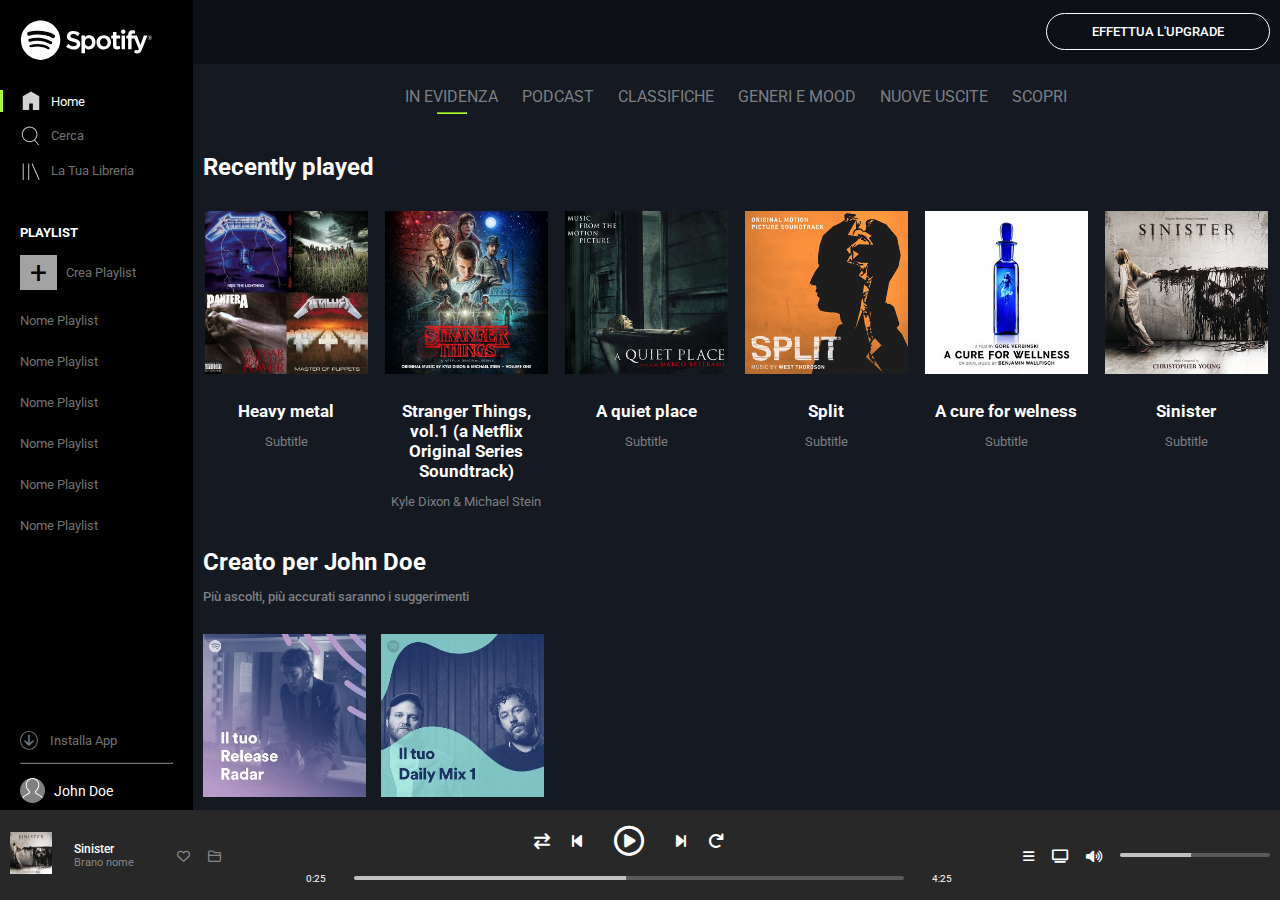
<file: index.html>
<!DOCTYPE html>
<html lang="it">

<head>
    <meta charset="UTF-8">
    <meta http-equiv="X-UA-Compatible" content="IE=edge">
    <meta name="viewport" content="width=device-width, initial-scale=1.0">
    <title>Spotify Web</title>
    <!-- css -->
    <link rel="stylesheet" href="./assets/css/style.css">
    <!-- google fonts -->
    <link rel="preconnect" href="https://fonts.googleapis.com">
    <link rel="preconnect" href="https://fonts.gstatic.com" crossorigin>
    <link href="https://fonts.googleapis.com/css2?family=Roboto:wght@400;500;700&display=swap" rel="stylesheet">
    <!-- font awesome -->
    <link rel="stylesheet" href="https://cdnjs.cloudflare.com/ajax/libs/font-awesome/6.0.0/css/all.min.css" integrity="sha512-9usAa10IRO0HhonpyAIVpjrylPvoDwiPUiKdWk5t3PyolY1cOd4DSE0Ga+ri4AuTroPR5aQvXU9xC6qOPnzFeg==" crossorigin="anonymous" referrerpolicy="no-referrer"
    />
</head>

<body>
    <main id="site_main" class="d-flex">
        <aside class="aside-left d-flex">
            <a class="logo m-b30 p-lr-20 m-t20" href="#">
                <div class="logo-img">
                </div>
            </a>
            <!-- /.logo -->
            <nav class="left-nav m-b30 ">
                <a id="here" class="left-home p-l-17 d-flex" href="#">
                    <img src="./assets/img/home.svg" alt="Image Home">
                    <span>Home</span>
                </a>
                <a class="left-search p-lr-20 d-flex" href="#">
                    <img src="./assets/img/search.svg" alt="Image Search">
                    <span>Cerca</span>
                </a>
                <a class="left-library p-lr-20 d-flex" href="#">
                    <img src="./assets/img/libreria.svg" alt="Image Search">
                    <span>La tua libreria</span>
                </a>
            </nav>
            <!-- /.nav-left m-b30 -->
            <section class="add-playlist p-lr-20 d-flex">
                <h3>Playlist</h3>
                <a class="plus d-flex" href="#">
                    <span class="plus-false">+</span>
                    <span>Crea Playlist</span>
                </a>
            </section>
            <!-- /.add-playlist -->
            <div class="playlist p-lr-20 d-flex">
                <a href="#" class="name-playlist">
                    Nome Playlist
                </a>
                <a href="#" class="name-playlist">
                    Nome Playlist
                </a>
                <a href="#" class="name-playlist">
                    Nome Playlist
                </a>
                <a href="#" class="name-playlist">
                    Nome Playlist
                </a>
                <a href="#" class="name-playlist">
                    Nome Playlist
                </a>
                <a href="#" class="name-playlist">
                    Nome Playlist
                </a>
            </div>
            <!-- /.playlist -->
            <div class="user p-lr-20">
                <div class="instal">
                    <a href="#">
                        <i class="fa-solid fa-arrow-down"></i>
                        <span>Installa app</span>
                    </a>
                </div>
                <!-- /.instal -->
                <hr>
                <div class="account d-flex">
                    <img src="./assets/img/profile.svg" alt="Immagine account">
                    <span id="account-name">John Doe</span>
                </div>
                <!-- /.account -->

            </div>
            <!-- /.user -->
        </aside>
        <!-- /#aside-left -->

        <div class="container d-flex">
            <div class="upgrade d-flex">
                <a class="btn-upgrade" href="#">
                    Effettua l'upgrade
                </a>
            </div>
            <!-- /.upgrade -->
            <nav class="nav-content d-flex">
                <a href="#" class="d-flex">
                    in evidenza
                    <hr class="hr-active">
                </a>
                <a href="#">podcast</a>
                <a href="#">classifiche</a>
                <a href="#">Generi e mood</a>
                <a href="#">nuove uscite</a>
                <a href="#">scopri</a>
            </nav>
            <!-- /.nav-content -->
            <div class="container-card">
                <section class="recently">
                    <h2>Recently played</h2>
                    <div class="cards d-flex">
                        <div class="card d-flex">
                            <a class="img-card" href="./bonus/heavy_metal.html">
                                <img src="./assets/img/metal_lifting.jpg" alt="Albums heavy Metal">
                                <div class="card-hover">
                                    <i class="fa-regular fa-circle-play"></i>
                                </div>
                            </a>
                            <h4>Heavy metal</h4>
                            <span class="artist">Subtitle</span>
                        </div>
                        <!-- /.card -->
                        <div class="card d-flex">
                            <a class="img-card" href="#">
                                <img src="./assets/img/stranger.jpeg" alt="Album Stranger things">
                                <div class="card-hover">
                                    <i class="fa-regular fa-circle-play"></i>
                                </div>
                            </a>
                            <h4>Stranger Things, vol.1 (a Netflix Original Series Soundtrack)</h4>
                            <span class="artist">Kyle Dixon & Michael Stein</span>
                        </div>
                        <!-- /.card -->
                        <div class="card d-flex">
                            <a class="img-card" href="#">
                                <img src="./assets/img/aquietplace.jpeg" alt="Album Quet place">
                                <div class="card-hover">
                                    <i class="fa-regular fa-circle-play"></i>
                                </div>
                            </a>
                            <h4>A quiet place</h4>
                            <span class="artist">Subtitle</span>
                        </div>
                        <!-- /.card -->
                        <div class="card d-flex">
                            <a class="img-card" href="#">
                                <img src="./assets/img/split.jpeg" alt="Album Split">
                                <div class="card-hover">
                                    <i class="fa-regular fa-circle-play"></i>
                                </div>
                            </a>
                            <h4>Split</h4>
                            <span class="artist">Subtitle</span>
                        </div>
                        <!-- /.card -->
                        <div class="card d-flex">
                            <a class="img-card" href="#">
                                <img src="./assets/img/cure.jpeg" alt="Albume A cure for Welness">
                                <div class="card-hover">
                                    <i class="fa-regular fa-circle-play"></i>
                                </div>
                            </a>
                            <h4>A cure for welness</h4>
                            <span class="artist">Subtitle</span>
                        </div>
                        <!-- /.card -->
                        <div class="card d-flex">
                            <a class="img-card" href="#">
                                <img src="./assets/img/sinister.jpeg" alt="Album Sinister">
                                <div class="card-hover">
                                    <i class="fa-regular fa-circle-play"></i>
                                </div>
                            </a>
                            <h4>Sinister</h4>
                            <span class="artist">Subtitle</span>
                        </div>
                        <!-- /.card -->
                    </div>
                    <!-- /.cards -->
                </section>
                <!-- /.recently -->
                <section class="for-you">
                    <h2>Creato per John Doe </h2>
                    <div class="description">Più ascolti, più accurati saranno i suggerimenti</div>
                    <!-- /.description -->
                    <div class="cards d-flex">
                        <div class="card d-flex">
                            <a class="img-card" href="#">
                                <img src="./assets/img/radar.jpeg" alt="Album Radar">
                                <div class="card-hover">
                                    <i class="fa-regular fa-circle-play"></i>
                                </div>
                            </a>
                            <h4>Release Radar</h4>
                        </div>
                        <!-- /.card -->
                        <div class="card d-flex">
                            <a class="img-card" href="#">
                                <img src="./assets/img/mixdaily.jpeg" alt="Album Daily mix">
                                <div class="card-hover">
                                    <i class="fa-regular fa-circle-play"></i>
                                </div>
                            </a>
                            <h4>Daily Mix 1</h4>
                        </div>
                        <!-- /.card -->
                    </div>
                    <!-- /.cards -->
                </section>
                <!-- /.for you -->
                <section class="artist">
                    <h2>Artisti più popolari </h2>
                    <div class="description">Più ascolti, più accurati saranno i suggerimenti</div>
                    <!-- /.description -->
                    <div class="cards d-flex">
                        <div class="card d-flex">
                            <a class="img-card" href="#">
                                <img class="radius" src="./assets/img/youg.jpeg" alt="Album Lana del Rey">
                                <div class="card-hover radius">
                                    <i class="fa-regular fa-circle-play"></i>
                                </div>
                            </a>
                            <h4>Release Radar</h4>
                        </div>
                        <!-- /.card -->
                        <div class="card d-flex">
                            <a class="img-card" href="#">
                                <img class="radius" src="./assets/img/einaudi.jpeg" alt="Album Ludovico Einaudi">
                                <div class="card-hover radius">
                                    <i class="fa-regular fa-circle-play"></i>
                                </div>
                            </a>
                            <h4>Daily Mix 1</h4>
                        </div>
                        <!-- /.card -->
                    </div>
                    <!-- /.cards -->
                </section>
                <!-- /.artist -->
            </div>
            <!-- /.container-card -->
        </div>
        <!-- /#container -->
    </main>
    <!-- /#site_main -->

    <footer id="site_footer" class="d-flex">
        <div class="left-album d-flex">
            <a href="#" class="img-album">
                <img src="./assets/img/sinister.jpeg" alt="Album sinister">
            </a>

            <div class="track-album">
                <a href="#" class="name-album">Sinister</a>
                <a href="#" class="track-name">Brano nome</a>
            </div>

            <div class="icon-album">
                <a href="#">
                    <i class="fa-regular fa-heart"></i>
                </a>
                <a href="#">
                    <i class="fa-regular fa-folder"></i>
                </a>

            </div>

        </div>
        <!-- /.album d-flex -->

        <div class="input-track d-flex">
            <div class="player d-flex">
                <a href="#">
                    <i class="fa-solid fa-arrow-right-arrow-left"></i>
                </a>
                <a href="#">
                    <i class="fa-solid fa-backward-step"></i>
                </a>
                <a href="#" class="play">
                    <i class="fa-regular fa-circle-play"></i>
                </a>
                <a href="#">
                    <i class="fa-solid fa-forward-step"></i>
                </a>
                <a href="#">
                    <i class="fa-solid fa-arrow-rotate-right"></i>
                </a>
            </div>
            <!-- /.player -->
            <div class="time d-flex">
                <span class="white">0:25</span>
                <div class="timeline"></div>
                <input class="range" type="range" min="2" max="427">
                <span class="white">4:25</span>
            </div>
            <!-- /.time -->
        </div>
        <!-- /.input-track -->

        <div class="right-menu d-flex">
            <a href="#">
                <i class="fa-solid fa-bars"></i>
            </a>
            <a href="#">
                <i class="fa-solid fa-tv"></i>
            </a>
            <a href="#">
                <i class="fa-solid fa-volume-high"></i>
            </a>
            <input class="range" type="range" min="0" max="100">

        </div>
        <!-- /.audio-screen -->



    </footer>
    <!-- /#site_footer -->
</body>

</html>
</file>
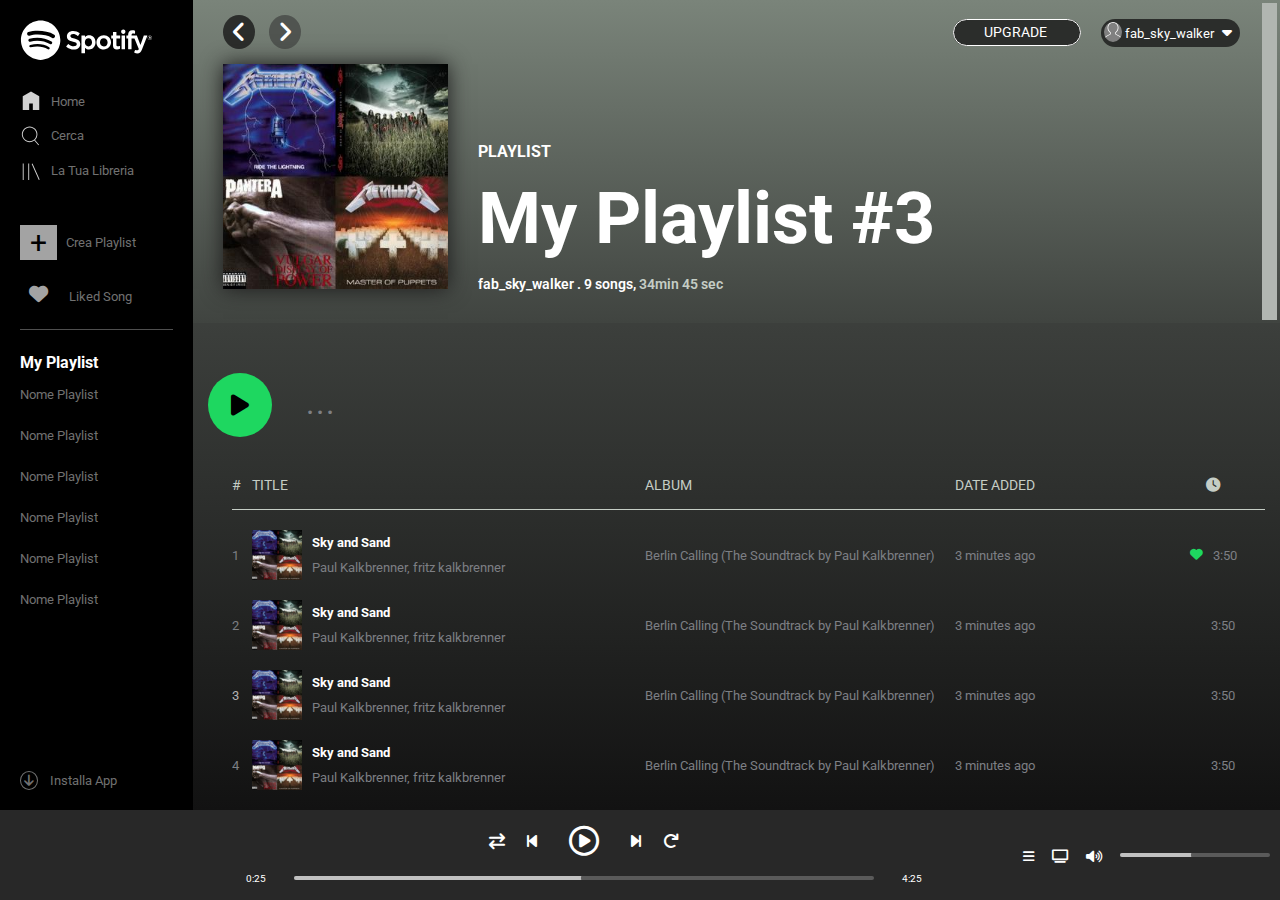
<file: bonus/heavy_metal.html>
<!DOCTYPE html>
<html lang="it">

<head>
    <meta charset="UTF-8">
    <meta http-equiv="X-UA-Compatible" content="IE=edge">
    <meta name="viewport" content="width=device-width, initial-scale=1.0">
    <title>Spotify Web</title>
    <!-- css -->
    <link rel="stylesheet" href="./css/style.css">
    <!-- google fonts -->
    <link rel="preconnect" href="https://fonts.googleapis.com">
    <link rel="preconnect" href="https://fonts.gstatic.com" crossorigin>
    <link href="https://fonts.googleapis.com/css2?family=Roboto:wght@400;500;700&display=swap" rel="stylesheet">
    <!-- font awesome -->
    <link rel="stylesheet" href="https://cdnjs.cloudflare.com/ajax/libs/font-awesome/6.0.0/css/all.min.css" integrity="sha512-9usAa10IRO0HhonpyAIVpjrylPvoDwiPUiKdWk5t3PyolY1cOd4DSE0Ga+ri4AuTroPR5aQvXU9xC6qOPnzFeg==" crossorigin="anonymous" referrerpolicy="no-referrer"
    />
</head>

<body>
    <main id="site_main" class="d-flex">
        <aside class="aside-left d-flex">
            <a class="logo m-b30 p-lr-20 m-t20" href="#">
                <div class="logo-img">
                </div>
            </a>
            <!-- /.logo -->
            <nav class="left-nav m-b30 ">
                <a class="left-home p-lr-20 d-flex" href="./../index.html">
                    <img src="./../assets/img/home.svg" alt="Image Home">
                    <span>Home</span>
                </a>
                <a class="left-search p-lr-20 d-flex" href="#">
                    <img src="./../assets/img/search.svg" alt="Image Search">
                    <span>Cerca</span>
                </a>
                <a class="left-library p-lr-20 d-flex" href="#">
                    <img src="./../assets/img/libreria.svg" alt="Image Search">
                    <span>La tua libreria</span>
                </a>
            </nav>
            <!-- /.nav-left m-b30 -->
            <div class="btn-aside p-lr-20 d-flex">
                <a class="plus d-flex" href="#">
                    <span class="plus-false">+</span>
                    <span>Crea Playlist</span>
                </a>
                <a class="like" href="#">
                    <span class="liked"><i class="fa-solid fa-heart"></i></span>
                    <span>liked Song</span>
                </a>

            </div>
            <!-- /.add-playlist -->
            <h3 class="p-lr-20">My Playlist</h3>
            <div class="playlist p-lr-20 d-flex">
                <a href="#" class="name-playlist">
                    Nome Playlist
                </a>
                <a href="#" class="name-playlist">
                    Nome Playlist
                </a>
                <a href="#" class="name-playlist">
                    Nome Playlist
                </a>
                <a href="#" class="name-playlist">
                    Nome Playlist
                </a>
                <a href="#" class="name-playlist">
                    Nome Playlist
                </a>
                <a href="#" class="name-playlist">
                    Nome Playlist
                </a>
            </div>
            <!-- /.playlist -->
            <div class="user p-lr-20">
                <div class="instal">
                    <a href="#">
                        <i class="fa-solid fa-arrow-down"></i>
                        <span>Installa app</span>
                    </a>
                </div>
                <!-- /.instal -->
            </div>
            <!-- /.user -->
        </aside>
        <!-- /#aside-left -->
        <div class="container d-flex">
            <div class="playlist-album d-flex">
                <div class="lateral-bar"></div>
                <!-- /.laterla-bar -->
                <div class="navigation-playlist d-flex">
                    <div class="change-album">
                        <a href="#">
                            <i class="fa-solid fa-angle-left"></i>
                        </a>
                        <a href="#">
                            <i id="bg-lighter" class="fa-solid fa-angle-right"></i>
                        </a>
                    </div>
                    <!-- /.change-album -->
                    <div class="btn-nav">
                        <a href="#" class="upgrade">
                            UPGRADE
                        </a>
                        <a href="#" class="account">
                            <img class="user-icon" src="./../assets/img/profile.svg" alt="User icon">
                            <span>fab_sky_walker</span>
                            <span><i class="fa-solid fa-caret-down"></i></span>
                        </a>
                    </div>
                    <!-- /.btn-nav -->
                </div>
                <!-- /.navigation-playlist -->

                <div class="listening d-flex">
                    <div class="album-listening">
                        <img src="./../assets/img/metal_lifting.jpg" alt="Album heavy metal">
                    </div>
                    <!-- /.album-listening -->
                    <div class="title-listening d-flex">
                        <h4>PLAYLIST</h4>
                        <h1>My Playlist #3</h1>
                        <div class="user-small">
                            fab_sky_walker . 9 songs, <span>34min 45 sec</span>
                        </div>
                    </div>
                    <!-- /.title-listening -->
                </div>
                <!-- /.listening d-flex -->


            </div>
            <!-- /.playlist-album -->
            <div class="playlist-track d-flex">
                <div class="track-top">
                    <a href="#">
                        <i class="fa-solid fa-play spin"></i>
                    </a>
                    <a href="#">
                        <span>. . .</span>
                    </a>
                </div>
                <!-- /.track-top -->
                <div class="track-bottom d-flex">
                    <div class="general-info d-flex">
                        <div class="number">
                            #
                        </div>
                        <!-- /.number -->
                        <div class="title">
                            TITLE
                        </div>
                        <!-- /.title -->
                        <div class="album">
                            ALBUM
                        </div>
                        <!-- /.album -->
                        <div class="date">
                            DATE ADDED
                        </div>
                        <!-- /.date -->
                        <div class="timer">
                            <i class="fa-solid fa-clock"></i>
                        </div>
                        <!-- /.time -->
                    </div>
                    <!-- /.general-info -->
                    <div class="songs">
                        <div class="next-song d-flex">
                            <a href="#" class="number">
                                1
                            </a>
                            <!-- /.number -->
                            <a href="#" class="title d-flex">
                                <img src="./../assets/img/metal_lifting.jpg" alt="Album">
                                <div class="author">
                                    <h4>Sky and Sand</h4>
                                    <span>Paul Kalkbrenner, fritz kalkbrenner</span>
                                </div>
                            </a>
                            <!-- /.title -->
                            <a href="#" class="album">
                                Berlin Calling
                                <span>
                                (The Soundtrack by Paul Kalkbrenner)
                            </span>
                            </a>
                            <!-- /.album -->
                            <a href="#" class="date">
                                3 minutes ago
                            </a>
                            <!-- /.date -->
                            <a href="#" class="timer d-flex">
                                <i class="fa-solid fa-heart"></i>
                                <span>
                                    3:50
                                </span>
                            </a>
                            <!-- /.time -->
                        </div>
                        <!-- /.next-song -->
                        <div class="next-song d-flex">
                            <a href="#" class="number">
                                2
                            </a>
                            <!-- /.number -->
                            <a href="#" class="title d-flex">
                                <img src="./../assets/img/metal_lifting.jpg" alt="Album">
                                <div class="author">
                                    <h4>Sky and Sand</h4>
                                    <span>Paul Kalkbrenner, fritz kalkbrenner</span>
                                </div>
                            </a>
                            <!-- /.title -->
                            <a href="#" class="album">
                                Berlin Calling
                                <span>
                                (The Soundtrack by Paul Kalkbrenner)
                            </span>
                            </a>
                            <!-- /.album -->
                            <a href="#" class="date">
                                3 minutes ago
                            </a>
                            <!-- /.date -->
                            <a href="#" class="timer d-flex">
                                <span class="m-l20">
                                    3:50
                                </span>
                            </a>
                            <!-- /.time -->
                        </div>
                        <!-- /.next-song -->
                        <div class="next-song d-flex">
                            <div class="number">
                                3
                            </div>
                            <!-- /.number -->
                            <a href="#" class="title d-flex">
                                <img src="./../assets/img/metal_lifting.jpg" alt="Album">
                                <div class="author">
                                    <h4>Sky and Sand</h4>
                                    <span>Paul Kalkbrenner, fritz kalkbrenner</span>
                                </div>
                            </a>
                            <!-- /.title -->
                            <a href="#" class="album">
                                Berlin Calling
                                <span>
                                (The Soundtrack by Paul Kalkbrenner)
                            </span>
                            </a>
                            <!-- /.album -->
                            <a href="#" class="date">
                                3 minutes ago
                            </a>
                            <!-- /.date -->
                            <a href="#" class="timer d-flex">
                                <span class="m-l20">
                                    3:50
                                </span>
                            </a>
                            <!-- /.time -->
                        </div>
                        <!-- /.next-song -->
                        <div class="next-song d-flex">
                            <a href="#" class="number">
                                4
                            </a>
                            <!-- /.number -->
                            <a href="#" class="title d-flex">
                                <img src="./../assets/img/metal_lifting.jpg" alt="Album">
                                <div class="author">
                                    <h4>Sky and Sand</h4>
                                    <span>Paul Kalkbrenner, fritz kalkbrenner</span>
                                </div>
                            </a>
                            <!-- /.title -->
                            <a href="#" class="album">
                                Berlin Calling
                                <span>
                                (The Soundtrack by Paul Kalkbrenner)
                            </span>
                            </a>
                            <!-- /.album -->
                            <a href="#" class="date">
                                3 minutes ago
                            </a>
                            <!-- /.date -->
                            <a href="#" class="timer d-flex">
                                <span class="m-l20">
                                    3:50
                                </span>
                            </a>
                            <!-- /.time -->
                        </div>
                        <!-- /.next-song -->
                        <div class="next-song d-flex">
                            <a href="#" class="number">
                                5
                            </a>
                            <!-- /.number -->
                            <a href="#" class="title d-flex">
                                <img src="./../assets/img/metal_lifting.jpg" alt="Album">
                                <div class="author">
                                    <h4>Sky and Sand</h4>
                                    <span>Paul Kalkbrenner, fritz kalkbrenner</span>
                                </div>
                            </a>
                            <!-- /.title -->
                            <a href="#" class="album">
                                Berlin Calling
                                <span>
                                (The Soundtrack by Paul Kalkbrenner)
                            </span>
                            </a>
                            <!-- /.album -->
                            <a href="#" class="date">
                                3 minutes ago
                            </a>
                            <!-- /.date -->
                            <a href="#" class="timer d-flex">
                                <span class="m-l20">
                                    3:50
                                </span>
                            </a>
                            <!-- /.time -->
                        </div>
                        <!-- /.next-song -->
                        <div class="next-song d-flex">
                            <a href="#" class="number">
                                7
                            </a>
                            <!-- /.number -->
                            <a href="#" class="title d-flex">
                                <img src="./../assets/img/metal_lifting.jpg" alt="Album">
                                <div class="author">
                                    <h4>Sky and Sand</h4>
                                    <span>Paul Kalkbrenner, fritz kalkbrenner</span>
                                </div>
                            </a>
                            <!-- /.title -->
                            <a href="#" class="album">
                                Berlin Calling
                                <span>
                                (The Soundtrack by Paul Kalkbrenner)
                            </span>
                            </a>
                            <!-- /.album -->
                            <a href="#" class="date">
                                3 minutes ago
                            </a>
                            <!-- /.date -->
                            <a href="#" class="timer d-flex">
                                <span class="m-l20">
                                    3:50
                                </span>
                            </a>
                            <!-- /.time -->
                        </div>
                        <!-- /.next-song -->
                        <div class="next-song d-flex">
                            <a href="#" class="number">
                                8
                            </a>
                            <!-- /.number -->
                            <a href="#" class="title d-flex">
                                <img src="./../assets/img/metal_lifting.jpg" alt="Album">
                                <div class="author">
                                    <h4>Sky and Sand</h4>
                                    <span>Paul Kalkbrenner, fritz kalkbrenner</span>
                                </div>
                            </a>
                            <!-- /.title -->
                            <a href="#" class="album">
                                Berlin Calling
                                <span>
                                (The Soundtrack by Paul Kalkbrenner)
                            </span>
                            </a>
                            <!-- /.album -->
                            <a href="#" class="date">
                                3 minutes ago
                            </a>
                            <!-- /.date -->
                            <a href="#" class="timer d-flex">
                                <i class="fa-solid fa-heart"></i>
                                <span>
                                    3:50
                                </span>
                            </a>
                            <!-- /.time -->
                        </div>
                        <!-- /.next-song -->
                    </div>
                    <!-- /.songs -->
                </div>
                <!-- /.track-bottom -->
            </div>
            <!-- /.playlist-track -->
        </div>
        <!-- /#container -->
    </main>
    <!-- /#site_main -->

    <footer id="site_footer" class="d-flex">

        <div class="input-track d-flex">
            <div class="player d-flex">
                <a href="#">
                    <i class="fa-solid fa-arrow-right-arrow-left"></i>
                </a>
                <a href="#">
                    <i class="fa-solid fa-backward-step"></i>
                </a>
                <a href="#" class="play">
                    <i class="fa-regular fa-circle-play"></i>
                </a>
                <a href="#">
                    <i class="fa-solid fa-forward-step"></i>
                </a>
                <a href="#">
                    <i class="fa-solid fa-arrow-rotate-right"></i>
                </a>
            </div>
            <!-- /.player -->
            <div class="time d-flex">
                <span class="white">0:25</span>
                <div class="timeline"></div>
                <input class="range" type="range" min="2" max="427">
                <span class="white">4:25</span>
            </div>
            <!-- /.time -->
        </div>
        <!-- /.input-track -->

        <div class="right-menu d-flex">
            <a href="#">
                <i class="fa-solid fa-bars"></i>
            </a>
            <a href="#">
                <i class="fa-solid fa-tv"></i>
            </a>
            <a href="#">
                <i class="fa-solid fa-volume-high"></i>
            </a>
            <input class="range" type="range" min="0" max="100">
        </div>
        <!-- /.audio-screen -->
    </footer>
    <!-- /#site_footer -->
</body>

</html>
</file>
<file: assets/css/style.css>
/* #region common */

* {
    margin: 0;
    padding: 0;
    box-sizing: border-box;
}

body {
    font-family: 'Roboto', sans-serif;
}

img {
    max-width: 100%;
}

a {
    text-decoration: none;
}

:root {
    --black: #000000;
    --white: #FFFFFF;
    --secondary-white: #FBFBFB;
    --bg-main: #141922;
    --bg-footer: #282828;
    --account-grey: #808080;
    --footer-grey: #878787;
    --dark-grey: #7D7F84;
    --mid-grey: #717171;
    --grey: #A3A3A3;
    --light-grey: #D2D2D2;
    --active-green: #ADFF2F;
    --range-bar: #5A5A5A;
    --ranged-bar: #C1C1C1;
}


/* #endregion common */


/* #region utility */

.d-flex {
    display: flex;
}

.m-b30 {
    margin-bottom: 30px;
}

.m-t20 {
    margin-top: 20px;
}

.p-l-17 {
    padding: 0 17px;
}

.p-lr-20 {
    padding: 0 20px;
}

.white {
    color: var(--white);
}

.radius {
    border-radius: 50%;
}


/* #endregion utility */


/* #region main */

#site_main {
    background-color: var(--bg-main);
    width: 100%;
    height: calc(100vh - 90px);
}


/* #region aside */

.aside-left {
    background-color: var(--black);
    font-size: 0.81rem;
    width: 227px;
    height: 100%;
    flex-direction: column;
    position: relative;
    transition: 1s;
}

.aside-left h3 {
    color: var(--white);
    font-size: 0.813rem;
    text-transform: uppercase;
    margin-bottom: 15px;
}

.aside-left span {
    color: var(--mid-grey);
    margin-left: 0.56rem;
    text-transform: capitalize;
}


/* #region left-nav */

#here {
    border-left: 3px solid var(--active-green);
}

#here>img {
    color: var(--light-grey);
    animation: here 10s ease infinite;
}

@keyframes here {
    5% {
        transform: scale(1.2);
    }
    7% {
        transform: rotate(-20deg) scale(1.2);
    }
    9% {
        transform: rotate(20deg) scale(1.2);
    }
    11% {
        transform: rotate(0deg) scale(1.2);
    }
    100% {
        transform: scale(1);
    }
}

#here>span {
    color: var(--secondary-white);
}

.aside-left>.logo>.logo-img {
    width: auto;
    height: 2.5rem;
    background-image: url(./../img/logo.svg);
    background-repeat: no-repeat;
    animation: bounce 5s ease infinite;
}

@keyframes bounce {
    0% {
        transform: translateY(0%);
    }
    5% {
        transform: translateY(-15%);
    }
    10% {
        transform: translateY(0%);
    }
    15% {
        transform: translateY(-7%);
    }
    20% {
        transform: translateY(0%);
    }
    25% {
        transform: translateY(-3%);
    }
    100% {
        transform: translateY(0%);
    }
}

.left-nav {
    flex-direction: column;
}

.left-nav img {
    width: auto;
    height: 1.375rem;
}

.left-nav a {
    margin-bottom: 0.81rem;
    align-items: center;
    text-decoration: none;
}


/* #region hover */

.aside-left a:hover {
    color: white;
    filter: brightness(2);
}

.left-nav a:hover {
    color: white;
    filter: brightness(50);
}

.left-nav a.plus:hover {
    filter: brightness(2);
}

.instal a:hover {
    filter: brightness(50);
}


/* #endregion hover */


/* #endregion left-nav */


/* #region playlist */

.add-playlist,
.playlist {
    flex-direction: column;
    text-transform: capitalize;
}

.add-playlist a,
.playlist a {
    color: var(--mid-grey);
    text-decoration: none;
}

.add-playlist>.plus {
    align-items: center;
    margin-bottom: 23px;
}

.add-playlist .plus-false {
    margin: 0;
    background-color: var(--grey);
    color: black;
    font-size: 1.875rem;
    padding: 0px 10px;
}

.playlist {
    overflow: auto;
}

.name-playlist {
    margin-bottom: 26px;
}


/* #endregion playlist */


/* #region user */

.user {
    align-self: stretch;
    margin-top: auto;
    padding-bottom: 7px;
}

.user hr {
    height: 1px;
    border-color: var(--mid-grey);
    margin: 12px 0 14px
}

.user .instal a>i {
    color: var(--mid-grey);
    border: 1px solid var(--mid-grey);
    border-radius: 50%;
    padding: 3px 3px 1px
}

.account {
    align-items: center;
}

#account-name {
    font-size: 0.875rem;
    color: var(--white);
}

.account img {
    height: 25px;
    width: 25px;
    background-color: var(--account-grey);
    border-radius: 50%;
}


/* #endregion user */


/* #endregion aside */


/* #region container */

.container {
    width: 100%;
    height: 100%;
    flex-direction: column;
}

.container a {
    color: var(--dark-grey);
}


/* #region upgrade */

.upgrade {
    width: 100%;
    height: 93px;
    background-color: rgba(00, 00, 00, 0.3);
    padding: 10px;
    flex-direction: row-reverse;
    align-items: center;
    margin-bottom: 23px;
}

.upgrade>a {
    color: var(--white);
    text-decoration: none;
    text-transform: uppercase;
    border: 1px solid var(--white);
    border-radius: 25px;
    padding: 10px 45px;
    font-size: 0.813rem;
    font-weight: 500;
    transition: 0.5s;
}

.upgrade>a:hover {
    transform: scale(1.04);
}

.hr-active {
    border-color: var(--active-green);
    width: 30px;
    height: 2px;
    align-self: center;
    margin-top: 6px;
    animation: shake 10s ease infinite;
}

@keyframes shake {
    0% {
        transform: translateX(0);
    }
    2% {
        transform: translateX(-10px);
    }
    4% {
        transform: translateX(10px);
    }
    6% {
        transform: translateX(-10px);
    }
    8% {
        transform: translateX(10px);
    }
    10% {
        transform: translateX(0);
    }
    100% {
        transform: translateX(0);
    }
}


/* #endregion upgrade */


/* #region  nav-content*/

.nav-content {
    margin-bottom: 39px;
    justify-content: center;
    column-gap: 24px;
    text-transform: uppercase;
}

.nav-content>a.d-flex {
    flex-direction: column;
}


/* #endregion  nav-content*/


/* #region card */

.container-card {
    padding: 0 10px 0 10px;
    overflow-y: auto;
}

.container-card>section {
    margin-bottom: 39px;
}

.recently {
    width: 100%;
}

.recently h2 {
    color: var(--white);
    font-size: 1.5rem;
    font-weight: 700;
    margin-bottom: 30px;
}

.cards {
    width: 100%;
    height: 100%;
    flex-wrap: wrap;
    justify-content: space-evenly;
    column-gap: 15px;
}

.card {
    width: calc(100% / 6 - 15px);
    flex-direction: column;
    align-items: center;
}

.card>h4 {
    color: var(--white);
    font-size: 1.063rem;
    font-weight: 700;
    margin-bottom: 13px;
    text-align: center;
}

.card>span {
    color: var(--dark-grey);
    font-size: 0.813rem;
    text-align: center;
}

.for-you>.cards,
.artist>.cards {
    justify-content: flex-start;
}

.for-you h2,
.artist h2 {
    color: var(--white);
    font-size: 1.5rem;
    font-weight: 700;
    margin-bottom: 13px;
}

.description {
    color: var(--dark-grey);
    font-size: 0.813rem;
    font-weight: 500;
    margin-bottom: 30px;
}


/* #endregion card */


/* #endregion container */


/* #region hover */

.container a:hover {
    color: var(--white);
}

.card a {
    position: relative;
    display: block;
    margin-bottom: 23px;
}

.card-hover {
    display: flex;
    color: white;
    font-size: 80px;
    background-color: rgba(00, 00, 00, 0.4);
    position: absolute;
    top: 0;
    left: 0;
    width: 100%;
    height: 98%;
    visibility: hidden;
    justify-content: center;
    align-items: center;
}

.card:hover .card-hover {
    visibility: visible;
}


/* #endregion hover */


/* #endregion main */


/* #region footer */

#site_footer {
    background-color: var(--bg-footer);
    width: 100%;
    height: 90px;
    padding: 0 10px;
    position: fixed;
    left: 0;
    bottom: 0;
    justify-content: space-between;
    align-items: center;
}


/* #region album */

.left-album {
    align-items: center;
    height: 100%;
}

.left-album img {
    width: 42px;
    height: 42px;
    margin-right: 22px;
}

.left-album i {
    color: var(--footer-grey);
    font-size: 13px;
    margin-right: 14px;
}

.track-album {
    margin-right: 43px;
}

.track-album a {
    display: block
}

.left-album .name-album {
    color: var(--white);
    font-size: 0.75rem;
    font-weight: 500;
}

.left-album .track-name {
    color: var(--footer-grey);
    font-size: 0.688rem;
}


/* #endregion album */


/* #region input-track */

.input-track {
    height: 100%;
    flex-direction: column;
    justify-content: space-evenly;
    align-items: center;
}

.player {
    color: var(--white);
    column-gap: 22px;
    font-size: 1rem;
    align-items: center;
}

.player i {
    color: var(--white);
}

.player .play i {
    font-size: 1.88rem;
    margin: 0 10px;
    transition: 0.5s;
}

.time {
    align-items: center;
}

.time span {
    font-size: 0.625rem;
}

.timeline {
    width: 100%;
    position: absolute;
}

.time input {
    width: 550px;
    margin: 0 28px;
}

.right-menu i {
    color: var(--white);
    margin-right: 18px;
    font-size: 13px;
}

.right-menu input {
    width: 150px;
}

.range {
    width: 100%;
    height: 4px;
    -webkit-appearance: none;
    background: #5A5A5A;
    outline: none;
    border-radius: 15px;
    overflow: hidden;
    box-shadow: inset 10 10 10px rgba(0, 0, 0, 1);
    align-self: center;
}

.range::-webkit-slider-thumb {
    -webkit-appearance: none;
    width: 0px;
    height: 0px;
    border-radius: 50%;
    border: 4px solid transparent;
    box-shadow: -407px 0 0 400px #C1C1C1;
}

.range::-webkit-slider-runnable-track .right-menu {
    height: 100%;
    padding-right: 10px;
    align-items: center;
}

.range:hover::-webkit-slider-thumb {
    -webkit-appearance: none;
    width: 0;
    height: 0;
    border-radius: 50%;
    border: 0px solid transparent;
    box-shadow: -400px 0 0 400px #10b510;
}


/* #endregion input-track */


/* #region hover */

.left-album a:hover {
    color: var(--white);
    filter: brightness(2);
}

.range:hover::-webkit-slider-thumb {
    -webkit-appearance: none;
    width: 0;
    height: 0;
    border-radius: 50%;
    border: 0px solid transparent;
    box-shadow: -400px 0 0 400px var(--active-green);
}

.player a.play:hover i {
    transform: scale(1.2);
}


/* #endregion hover */


/* #endregion footer */

@media screen and (min-width: 1500px) {
    .upgrade {
        flex-direction: row-reverse;
        justify-content: center;
        align-items: center;
    }
    .upgrade,
    .nav-content,
    .container-card>section {
        max-width: 2000px;
    }
    #site_footer {
        max-width: 2210px;
    }
    .time input {
        width: 700px;
        margin: 0 20px;
    }
    .right-menu input {
        width: 200px;
    }
}

@media screen and (max-width:1200px) {
    .nav-content {
        padding: 0 15px;
        margin-bottom: 39px;
        justify-content: center;
        flex-wrap: wrap;
        gap: 15px 24px;
        text-transform: uppercase;
    }
    .track-album {
        margin-right: 10px;
    }
    .time input {
        width: 400px;
        margin: 0 20px;
    }
    .right-menu input {
        width: 100px;
    }
    .cards {
        width: 100%;
        height: 100%;
        flex-wrap: wrap;
        justify-content: flex-start;
        row-gap: 30px;
    }
    .card {
        width: calc(100% / 5 - 15px);
    }
}

@media screen and (max-width:1100px) {
    .nav-content {
        padding: 0 15px;
        margin-bottom: 39px;
        justify-content: center;
        flex-wrap: wrap;
        gap: 15px 24px;
        text-transform: uppercase;
    }
    .track-album {
        margin-right: 10px;
    }
    .time input {
        width: 250px;
        margin: 0 20px;
    }
    .right-menu input {
        width: 80px;
    }
    .cards {
        width: 100%;
        height: 100%;
        flex-wrap: wrap;
        justify-content: flex-start;
        column-gap: 15px;
        row-gap: 30px;
    }
    .card {
        width: calc(100% / 4 - 15px);
        flex-direction: column;
        align-items: center;
    }
}

@media screen and (max-width:800px) {
    .container-card {
        padding: 0 14px;
    }
    .card {
        width: calc(100% / 4 - 15px);
    }
    .icon-album {
        display: flex;
        flex-direction: column;
        margin-left: 10px;
    }
    .player {
        color: var(--white);
        column-gap: 15px;
        font-size: 1rem;
        align-items: center;
    }
    .time input {
        width: 200px;
        margin: 0 20px;
    }
    .right-menu input {
        width: 65px;
    }
}

@media screen and (max-width:768px) {
    .container-card {
        padding: 0 12px;
    }
    .card {
        width: calc(100% / 3 - 15px);
    }
}

@media screen and (max-width:660px) {
    .nav-content {
        font-size: 14px;
        gap: 10px 18px;
    }
    .container-card {
        padding: 0 8px;
    }
    .card-hover {
        font-size: 60px;
    }
    .recently h2 {
        font-size: 1.3rem;
    }
    .card>h4 {
        font-size: 0.85rem;
        text-align: center;
    }
    .for-you h2,
    .artist h2,
    .card>span {
        font-size: 0.79rem;
    }
    .description {
        font-size: 0.79rem;
    }
    .player {
        font-size: 1rem;
        align-items: center;
    }
    .time input {
        width: 160px;
        margin: 0 10px;
    }
    .right-menu input {
        width: 70px;
    }
    .right-menu i {
        margin-right: 10px;
    }
}

@media screen and (max-width:568px) {
    .card {
        width: calc(100% / 2 - 8px);
    }
    .left-album img {
        margin-right: 12px;
    }
    .icon-album {
        margin-left: 7px;
    }
    .left-album i {
        margin-right: 0;
    }
}

@media screen and (max-width:540px) {
    .nav-content {
        font-size: 13px;
        gap: 10px 15px;
    }
    .left-album img {
        margin-right: 10px;
    }
    .track-album {
        display: flex;
        flex-direction: column;
        flex-wrap: wrap;
        margin-right: 5px;
    }
    .icon-album {
        margin-left: 0px;
    }
    .left-album i {
        margin-right: 0;
    }
    .time input {
        width: 110px;
        margin: 0 10px;
    }
    .right-menu input {
        width: 60px;
    }
}

@media screen and (max-width:480px) {
    .p-l-17 {
        padding: 0;
    }
    .p-lr-20 {
        padding: 0;
    }
    .m-b30 {
        margin-bottom: 5px;
    }
    .m-t20 {
        margin-top: 0;
    }
    #here {
        border: none;
    }
    .aside-left {
        width: 50px;
        height: 100%;
        transition: 1s;
        padding: 10px;
        align-items: center;
    }
    .aside-left>.logo>.logo-img {
        width: 1.5rem;
        height: 1.5rem;
        background-image: url(./../img/logo-small.svg);
        margin-bottom: 15px;
    }
    .left-nav span {
        display: none;
    }
    .add-playlist {
        display: none;
    }
    .playlist {
        display: none;
    }
    .instal span {
        display: none;
    }
    .instal {
        display: flex;
        justify-content: center;
        font-size: 11px;
        margin-bottom: 8px;
    }
    .account span {
        display: none;
    }
    .account {
        display: flex;
        justify-content: center;
    }
    .user hr {
        display: none;
    }
    .nav-content {
        padding: 0 5px;
        margin-bottom: 25px;
        justify-content: center;
        flex-wrap: wrap;
        gap: 10px 6px;
        font-size: 11px;
        text-transform: uppercase;
    }
    .hr-active {
        border-color: var(--active-green);
        width: 30px;
        height: 2px;
        align-self: center;
        margin-top: 3px;
    }
    .upgrade>a {
        font-size: 0.6rem;
        padding: 7px 15px;
    }
    .container-card {
        padding: 0 8px;
    }
    .recently h2 {
        font-size: 1rem;
        margin-bottom: 20px;
    }
    .cards {
        row-gap: 15px;
    }
    .card a {
        position: relative;
        display: block;
        margin-bottom: 8px;
    }
    .card>h4 {
        font-size: 0.65rem;
        margin-bottom: 7px;
    }
    .card>span {
        color: var(--dark-grey);
        font-size: 0.6rem;
        text-align: center;
    }
    .for-you>.cards,
    .artist>.cards {
        justify-content: flex-start;
    }
    .for-you h2,
    .artist h2 {
        color: var(--white);
        font-size: 1rem;
        font-weight: 700;
        margin-bottom: 5px;
    }
    .description {
        color: var(--dark-grey);
        font-size: 0.75rem;
        font-weight: 500;
        margin-bottom: 20px;
    }
    #site_footer {
        padding-right: 10px;
    }
    .left-album .name-album {
        color: var(--white);
        font-size: 0.6rem;
        font-weight: 500;
    }
    .left-album {
        column-gap: 5px;
    }
    .left-album img {
        display: none;
    }
    .left-album .icon-album {
        display: none;
    }
    .track-album {
        display: flex;
        flex-direction: column;
        flex-wrap: wrap;
        margin-right: 5px;
        line-height: 14px;
    }
    .player {
        color: var(--white);
        column-gap: 10px;
        font-size: .75rem;
        align-items: center;
    }
    .player .play i {
        font-size: 1.2rem;
        margin: 0 10px;
        transition: 0.5s;
    }
    .time input {
        width: 90px;
        margin: 0 10px;
    }
    .right-menu input {
        width: 50px;
    }
    .right-menu>a:nth-child(1),
    .right-menu>a:nth-child(2) {
        display: none;
    }
}

@media screen and (max-width:380px) {
    .nav-content {
        font-size: 9px;
        gap: 4px 6px;
        padding-top: 10px;
    }
    .recently .cards {
        justify-content: flex-start;
        flex-wrap: nowrap;
        overflow-x: auto;
        max-width: 300px;
    }
    .recently .cards .card a {
        width: 227px;
        height: auto;
    }
    .container-card>section {
        margin-bottom: 20px;
    }
    .recently {
        justify-content: flex-start;
    }
    .cards {
        justify-content: center;
    }
    .for-you>.cards,
    .artist>.cards {
        justify-content: center;
    }
    .card {
        width: 80%;
        margin-bottom: 10px;
    }
    .card a {
        position: relative;
        display: block;
        margin-bottom: 0;
    }
    .card>h4 {
        font-size: 0.72rem;
        margin-bottom: 5px;
    }
}

@media screen and (max-height: 400px) {
    .upgrade {
        display: none;
    }
    .nav-content {
        padding-top: 10px;
    }
}
</file>
<file: bonus/css/style.css>
/* #region common */

* {
    margin: 0;
    padding: 0;
    box-sizing: border-box;
}

body {
    font-family: 'Roboto', sans-serif;
}

img {
    max-width: 100%;
}

a {
    text-decoration: none;
}

h1 {
    font-size: 4.5rem;
}

:root {
    --black: #000000;
    --white: #FFFFFF;
    --secondary-white: #FBFBFB;
    --bg-main: #141922;
    --bg-footer: #282828;
    --account-grey: #808080;
    --footer-grey: #878787;
    --dark-grey: #7D7F84;
    --mid-grey: #717171;
    --grey: #A3A3A3;
    --light-grey: #D2D2D2;
    --active-green: #ADFF2F;
    --range-bar: #5A5A5A;
    --ranged-bar: #C1C1C1;
}


/* #endregion common */


/* #region utility */

.d-flex {
    display: flex;
}

.m-b30 {
    margin-bottom: 30px;
}

.m-t20 {
    margin-top: 20px;
}

.m-l20 {
    margin-left: 20px;
}

.p-l-17 {
    padding: 0 17px;
}

.p-lr-20 {
    padding: 0 20px;
}

.white {
    color: var(--white);
}

.radius {
    border-radius: 50%;
}


/* #endregion utility */


/* #region main */

#site_main {
    background: linear-gradient(#585d58, #121212);
    width: 100%;
    height: calc(100vh - 90px);
}


/* #region aside */

.aside-left {
    background-color: var(--black);
    font-size: 0.81rem;
    width: 227px;
    height: 100%;
    flex-direction: column;
    position: relative;
    transition: 1s;
}

.aside-left h3 {
    color: var(--white);
    font-size: 1rem;
    text-transform: capitalize;
    margin-bottom: 15px;
}

.aside-left span {
    color: var(--mid-grey);
    margin-left: 0.56rem;
    text-transform: capitalize;
}


/* #region left-nav */

.left-home img {
    color: var(--light-grey);
    animation: here 10s ease infinite;
}

@keyframes here {
    5% {
        transform: scale(1.2);
    }
    7% {
        transform: rotate(-20deg) scale(1.2);
    }
    9% {
        transform: rotate(20deg) scale(1.2);
    }
    11% {
        transform: rotate(0deg) scale(1.2);
    }
    100% {
        transform: scale(1);
    }
}

.aside-left>.logo>.logo-img {
    width: auto;
    height: 2.5rem;
    background-image: url(./../../assets/img/logo.svg);
    background-repeat: no-repeat;
    animation: bounce 5s ease infinite;
}

@keyframes bounce {
    0% {
        transform: translateY(0%);
    }
    5% {
        transform: translateY(-15%);
    }
    10% {
        transform: translateY(0%);
    }
    15% {
        transform: translateY(-7%);
    }
    20% {
        transform: translateY(0%);
    }
    25% {
        transform: translateY(-3%);
    }
    100% {
        transform: translateY(0%);
    }
}

.left-nav {
    flex-direction: column;
}

.left-nav img {
    width: auto;
    height: 1.375rem;
}

.left-nav a {
    margin-bottom: 0.81rem;
    align-items: center;
    text-decoration: none;
}


/* #region hover */

.aside-left a:hover {
    color: white;
    filter: brightness(2);
}

.left-nav a:hover {
    color: white;
    filter: brightness(50);
}

.left-nav a.plus:hover {
    filter: brightness(2);
}

.instal a:hover {
    filter: brightness(50);
}


/* #endregion hover */


/* #endregion left-nav */


/* #region playlist */

.btn-aside,
.playlist {
    flex-direction: column;
    text-transform: capitalize;
}

.btn-aside a,
.playlist a {
    color: var(--mid-grey);
    text-decoration: none;
}

.btn-aside>.plus,
.btn-aside>.like {
    align-items: center;
    margin-bottom: 23px;
}

.btn-aside>.like {
    padding: 0 0 23px;
    border-bottom: 1px outset var(--grey);
}

.btn-aside .plus-false {
    margin: 0;
    background-color: var(--grey);
    color: black;
    font-size: 1.875rem;
    padding: 0px 10px;
}

.btn-aside .liked {
    margin: 0;
    background-image: url(https://images.unsplash.com/photo-1557682250-33bd709cbe85?ixlib=rb-1.2.1&ixid=MnwxMjA3fDB8MHxzZWFyY2h8Mnx8cHVycGxlJTIwZ3JhZGllbnR8ZW58MHx8MHx8&w=1000&q=80);
    background-size: cover;
    color: var(--grey);
    font-size: 1.2rem;
    padding: 7px 9px;
}

.playlist {
    overflow: auto;
}

.name-playlist {
    margin-bottom: 26px;
}


/* #endregion playlist */


/* #region user */

.user {
    margin-top: auto;
    padding-bottom: 20px;
}

.user .instal a>i {
    color: var(--mid-grey);
    border: 1px solid var(--mid-grey);
    border-radius: 50%;
    padding: 3px 3px 1px
}


/* #endregion user */


/* #endregion aside */


/* #region container */

.container {
    width: 100%;
    height: 100%;
    flex-direction: column;
    overflow: hidden;
}

.container a {
    color: var(--dark-grey);
}


/* #region playlist-track */

.playlist-album {
    background: linear-gradient(#7a847a, #404440);
    height: 345px;
    padding: 15px 30px 30px;
    position: relative;
    flex-direction: column;
}

.lateral-bar {
    width: 15px;
    height: 98%;
    background-color: #b1b6b1;
    position: absolute;
    top: 3px;
    right: 3px;
}

.navigation-playlist {
    justify-content: space-between;
    align-items: center;
}

.navigation-playlist a {
    color: white;
}

.navigation-playlist .change-album i {
    font-size: 1.5rem;
    padding: 5px 10px;
    background-color: #2b2d2b;
    border-radius: 50%;
    margin-right: 10px;
}

#bg-lighter {
    background-color: #505450;
}

.btn-nav a {
    background-color: #2b2d2b;
    margin-left: 10px;
    border-radius: 20px;
    margin: 0 10px;
}

.upgrade {
    padding: 4px 30px;
    font-size: 0.9rem;
    border: 1px solid white;
}

.account {
    padding: 6.5px 3px;
    font-size: 0.8rem;
}

.user-icon {
    height: 20px;
    border-radius: 50%;
    background-color: grey;
    vertical-align: top;
}

.account span:last-child {
    font-size: 1rem;
    vertical-align: bottom;
    margin: 5px;
}

.listening {
    height: 100%;
    align-items: flex-end;
    column-gap: 30px;
}

.album-listening img {
    max-height: 225px;
    box-shadow: 0 0 20px 0px #1d1c1c;
}

.title-listening.d-flex {
    flex-direction: column;
    row-gap: 15px;
    color: white;
}

.user-small {
    font-size: .9rem;
    font-weight: 600;
}

.user-small span {
    color: #c5cdc5;
}

.playlist-track {
    padding: 50px 15px 0;
    flex-direction: column;
}

.track-top {
    margin-bottom: 40px;
}

.track-top i {
    font-size: 1.5rem;
    color: black;
    padding: 20px 23px;
    background-color: #1ed760;
    border-radius: 50%;
}

.track-top span {
    font-size: 2rem;
    letter-spacing: -3px;
    margin-left: 30px;
}

.track-top>a>i.spin:hover {
    animation: spin 1s infinite linear;
}

@keyframes spin {
    from {
        transform: rotate(0deg);
    }
    to {
        transform: rotate(360deg);
    }
}


/* track-bottom */

.track-bottom {
    height: 100%;
    padding-left: 24px;
    flex-direction: column;
}

.general-info {
    color: #c5cdc5;
    font-size: 0.9rem;
    width: 100%;
    border-bottom: 1px solid #c5cdc5;
    padding-bottom: 15px;
    text-transform: uppercase;
}

.track-bottom .number {
    width: 2%;
}

.track-bottom .title {
    width: 38%;
}

.track-bottom .title img {
    width: auto;
    height: 50px;
    margin-right: 10px;
}

.track-bottom .album {
    width: 30%;
}

.track-bottom .date {
    width: 20%;
}

.track-bottom .timer {
    width: 10%;
    display: flex;
    justify-content: center;
    align-items: center;
}

.songs {
    height: 300px;
    overflow: auto;
}

.next-song {
    color: #b3b3b3;
    font-size: 0.8rem;
    margin: 20px 0;
    align-items: center;
    justify-content: center;
}

.next-song h4 {
    color: white;
}

.next-song i {
    color: #1ed760;
    margin-right: 10px
}

.author {
    display: flex;
    flex-direction: column;
    justify-content: space-around;
}


/* #endregion playlist-track */


/* #endregion container */


/* #endregion main */


/* #region footer */

#site_footer {
    background-color: var(--bg-footer);
    width: 100%;
    height: 90px;
    padding: 0 10px;
    position: fixed;
    left: 0;
    bottom: 0;
    justify-content: flex-end;
    align-items: center;
    column-gap: 8%;
}


/* #region input-track */

.input-track {
    height: 100%;
    flex-direction: column;
    justify-content: space-evenly;
    align-items: center;
}

.player {
    color: var(--white);
    column-gap: 22px;
    font-size: 1rem;
    align-items: center;
}

.player i {
    color: var(--white);
}

.player .play i {
    font-size: 1.88rem;
    margin: 0 10px;
    transition: 0.5s;
}

.time {
    align-items: center;
}

.time span {
    font-size: 0.625rem;
}

.timeline {
    width: 100%;
    position: absolute;
}

.time input {
    width: 580px;
    margin: 0 28px;
}

.right-menu {
    /* margin-left: auto; */
}

.right-menu i {
    color: var(--white);
    margin-right: 18px;
    font-size: 13px;
}

.right-menu input {
    width: 150px;
}

.range {
    width: 100%;
    height: 4px;
    -webkit-appearance: none;
    background: #5A5A5A;
    outline: none;
    border-radius: 15px;
    overflow: hidden;
    box-shadow: inset 10 10 10px rgba(0, 0, 0, 1);
    align-self: center;
}

.range::-webkit-slider-thumb {
    -webkit-appearance: none;
    width: 0px;
    height: 0px;
    border-radius: 50%;
    border: 4px solid transparent;
    box-shadow: -407px 0 0 400px #C1C1C1;
}

.range::-webkit-slider-runnable-track .right-menu {
    height: 100%;
    padding-right: 10px;
    align-items: center;
}

.range:hover::-webkit-slider-thumb {
    -webkit-appearance: none;
    width: 0;
    height: 0;
    border-radius: 50%;
    border: 0px solid transparent;
    box-shadow: -400px 0 0 400px #10b510;
}


/* #endregion input-track */


/* #region hover */

.left-album a:hover {
    color: var(--white);
    filter: brightness(2);
}

.range:hover::-webkit-slider-thumb {
    -webkit-appearance: none;
    width: 0;
    height: 0;
    border-radius: 50%;
    border: 0px solid transparent;
    box-shadow: -400px 0 0 400px var(--active-green);
}

.player a.play:hover i {
    transform: scale(1.2);
}


/* #endregion hover */


/* #endregion footer */

@media screen and (min-width: 1800px) {
    .time input {
        width: 900px;
    }
    .playlist-album,
    .playlist-track {
        max-width: 2000px;
    }
    #site_footer {
        max-width: 2210px;
    }
}

@media screen and (min-width: 1500px) {
    .time input {
        width: 700px;
    }
    .right-menu input {
        width: 200px;
    }
}

@media screen and (min-width: 1800px) {
    .time input {
        width: 900px;
    }
}

@media screen and (max-width:1200px) {
    .time input {
        width: 550px;
        margin: 0 20px;
    }
    .right-menu input {
        width: 100px;
    }
}

@media screen and (max-width:1100px) {
    h1 {
        font-size: 3rem;
    }
    .track-bottom .number {
        width: 5%;
    }
    .track-bottom .title {
        width: 55%;
    }
    .track-bottom .album {
        width: 40%;
    }
    .track-bottom .date {
        display: none;
    }
    .track-bottom .timer {
        display: none;
    }
    .time input {
        width: 500px;
        margin: 0 20px;
    }
    .right-menu input {
        width: 80px;
    }
}

@media screen and (max-width:1000px) {
    .time input {
        width: 350px;
        margin: 0 20px;
    }
    .right-menu input {
        width: 80px;
    }
}

@media screen and (max-width:800px) {
    h1 {
        font-size: 2rem;
    }
    .playlist-album {
        height: 280px;
        background: linear-gradient(#8a8a8a, #3a3d3a);
    }
    .user-small span {
        display: none;
    }
    .upgrade {
        display: none;
    }
    .album-listening img {
        width: 180px;
    }
    .songs {
        height: 400px;
    }
    .track-bottom .number {
        width: 5%;
    }
    .track-bottom .title {
        width: 95%;
    }
    .track-bottom .title img {
        width: auto;
        height: 50px;
        margin-right: 10px;
    }
    .track-bottom .album {
        display: none;
    }
    .player {
        color: var(--white);
        column-gap: 15px;
        font-size: 1rem;
        align-items: center;
    }
    .time input {
        width: 200px;
        margin: 0 20px;
    }
    .right-menu input {
        width: 65px;
    }
}

@media screen and (max-width:660px) {
    h1 {
        font-size: 1.5rem;
    }
    .album-listening img {
        width: 150px;
    }
    .player {
        font-size: 1rem;
        align-items: center;
    }
    .time input {
        width: 160px;
        margin: 0 10px;
    }
    .right-menu input {
        width: 70px;
    }
    .right-menu i {
        margin-right: 10px;
    }
}

@media screen and (max-width:540px) {
    .time input {
        width: 110px;
        margin: 0 10px;
    }
    .right-menu input {
        width: 60px;
    }
}

@media screen and (max-width:480px) {
    .aside-left h3 {
        display: none;
    }
    h1 {
        font-size: 1.2rem;
    }
    h4 {
        font-size: 1rem;
    }
    .album-listening img {
        width: 150px;
        min-width: 120px;
    }
    .title-listening.d-flex {
        flex-direction: column;
        row-gap: 5px;
        color: white;
    }
    .track-top {
        margin-left: 100px;
        margin-bottom: 20px;
    }
    .track-top span {
        font-size: 2rem;
        letter-spacing: -3px;
        margin-left: 10px;
    }
    .playlist-track {
        padding: 20px 15px 0;
        flex-direction: column;
    }
    .p-l-17 {
        padding: 0;
    }
    .p-lr-20 {
        padding: 0;
    }
    .m-b30 {
        margin-bottom: 5px;
    }
    .m-t20 {
        margin-top: 0;
    }
    .aside-left {
        width: 50px;
        height: 100%;
        transition: 1s;
        padding: 10px;
        align-items: center;
    }
    .aside-left>.logo>.logo-img {
        width: 1.5rem;
        height: 1.5rem;
        background-image: url(../../assets/img/logo-small.svg);
        margin-bottom: 15px;
    }
    .left-nav span {
        display: none;
    }
    .btn-aside {
        display: none;
    }
    .playlist {
        display: none;
    }
    .instal span {
        display: none;
    }
    .instal {
        display: flex;
        justify-content: center;
        font-size: 11px;
        margin-bottom: 8px;
    }
    #site_footer {
        padding-right: 10px;
    }
    .player {
        color: var(--white);
        column-gap: 10px;
        font-size: .75rem;
        align-items: center;
    }
    .player .play i {
        font-size: 1.2rem;
        margin: 0 10px;
        transition: 0.5s;
    }
    .time input {
        width: 150px;
        margin: 0 10px;
    }
    .right-menu input {
        width: 50px;
    }
    .right-menu>a:nth-child(1),
    .right-menu>a:nth-child(2) {
        display: none;
    }
}
</file>
